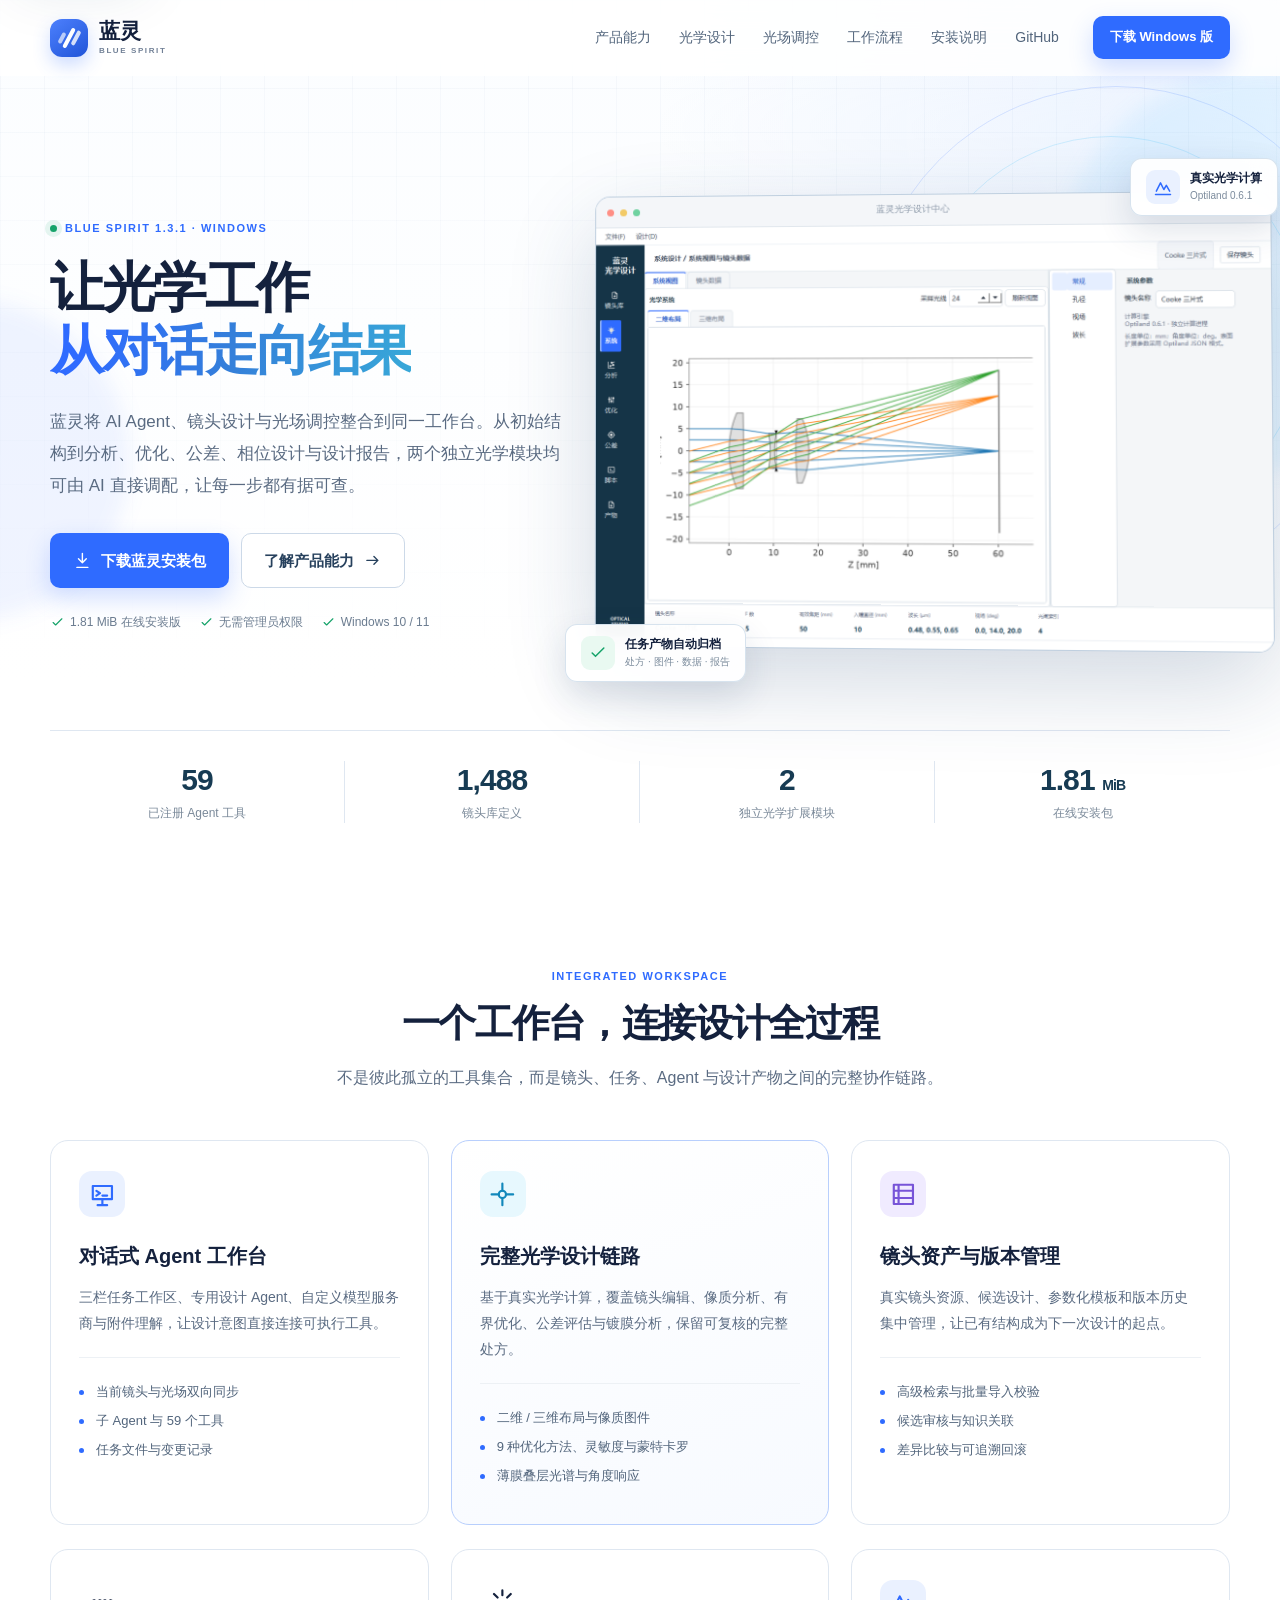
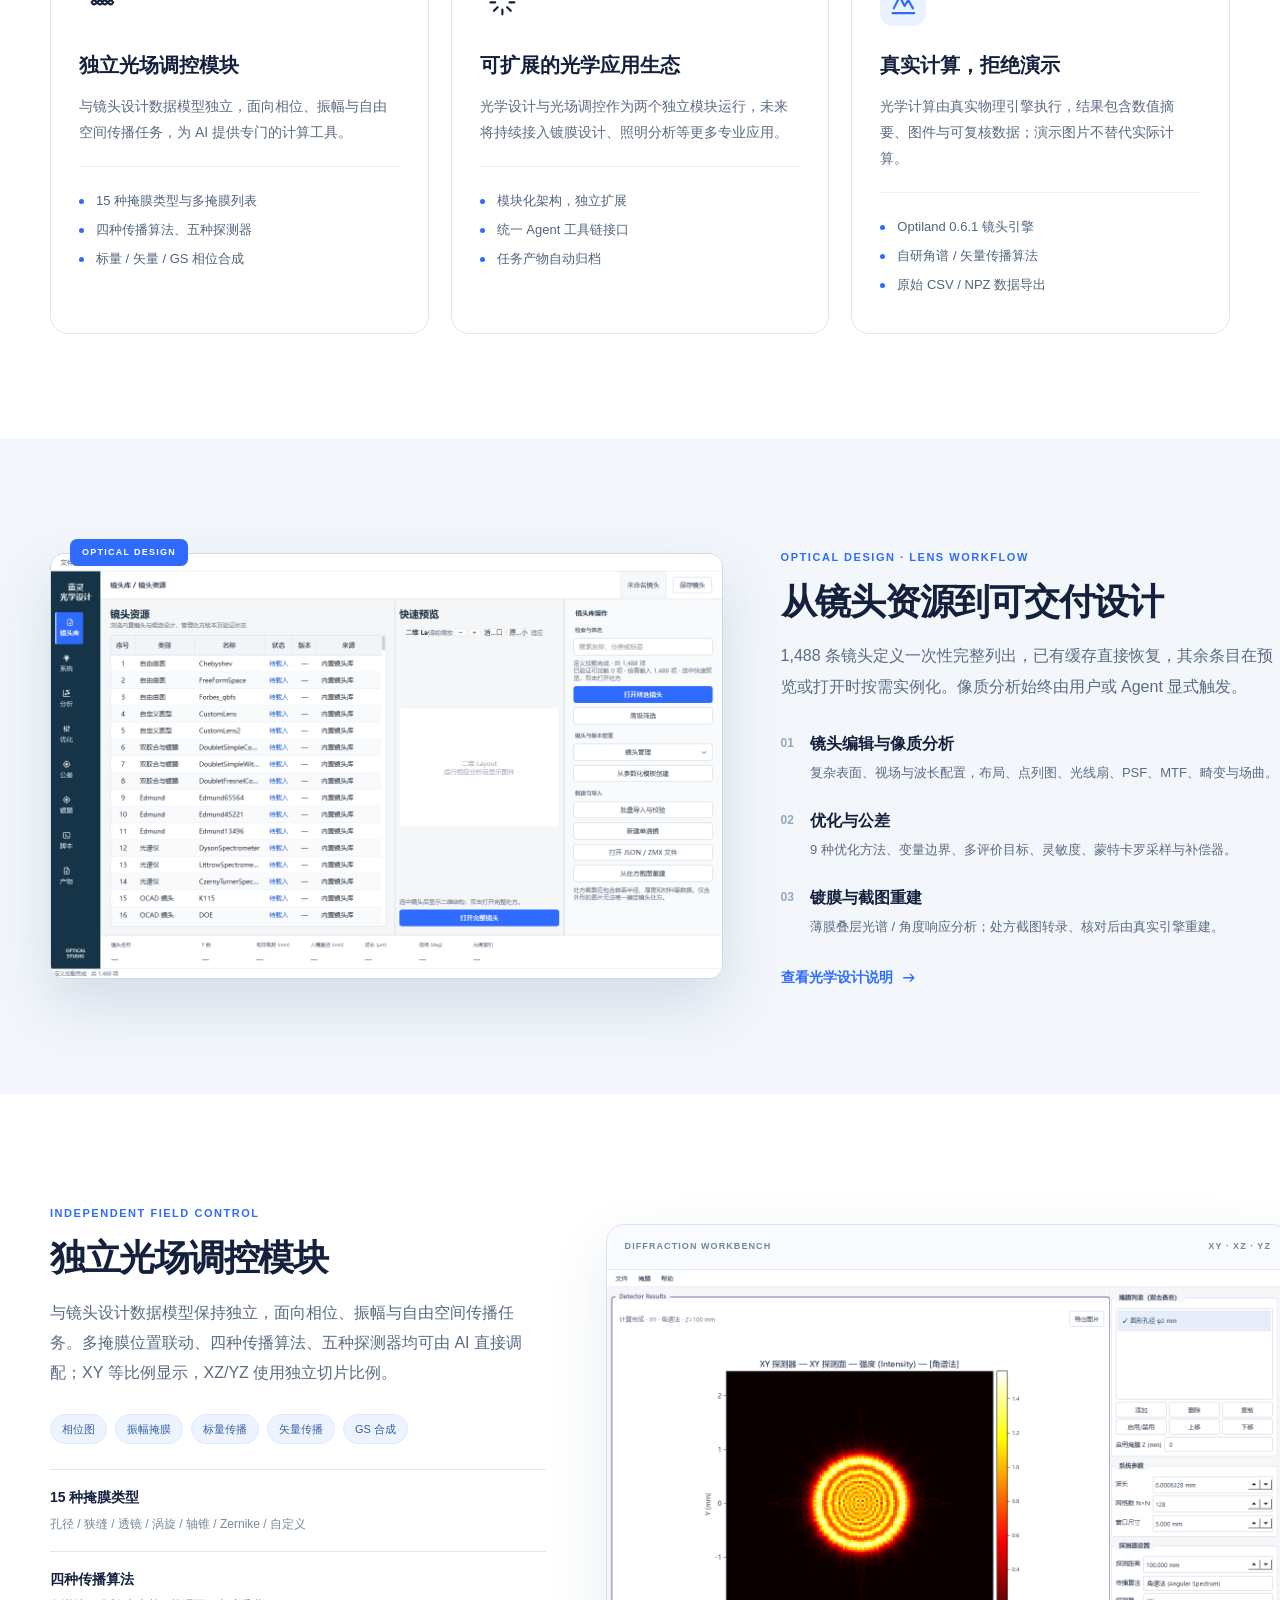
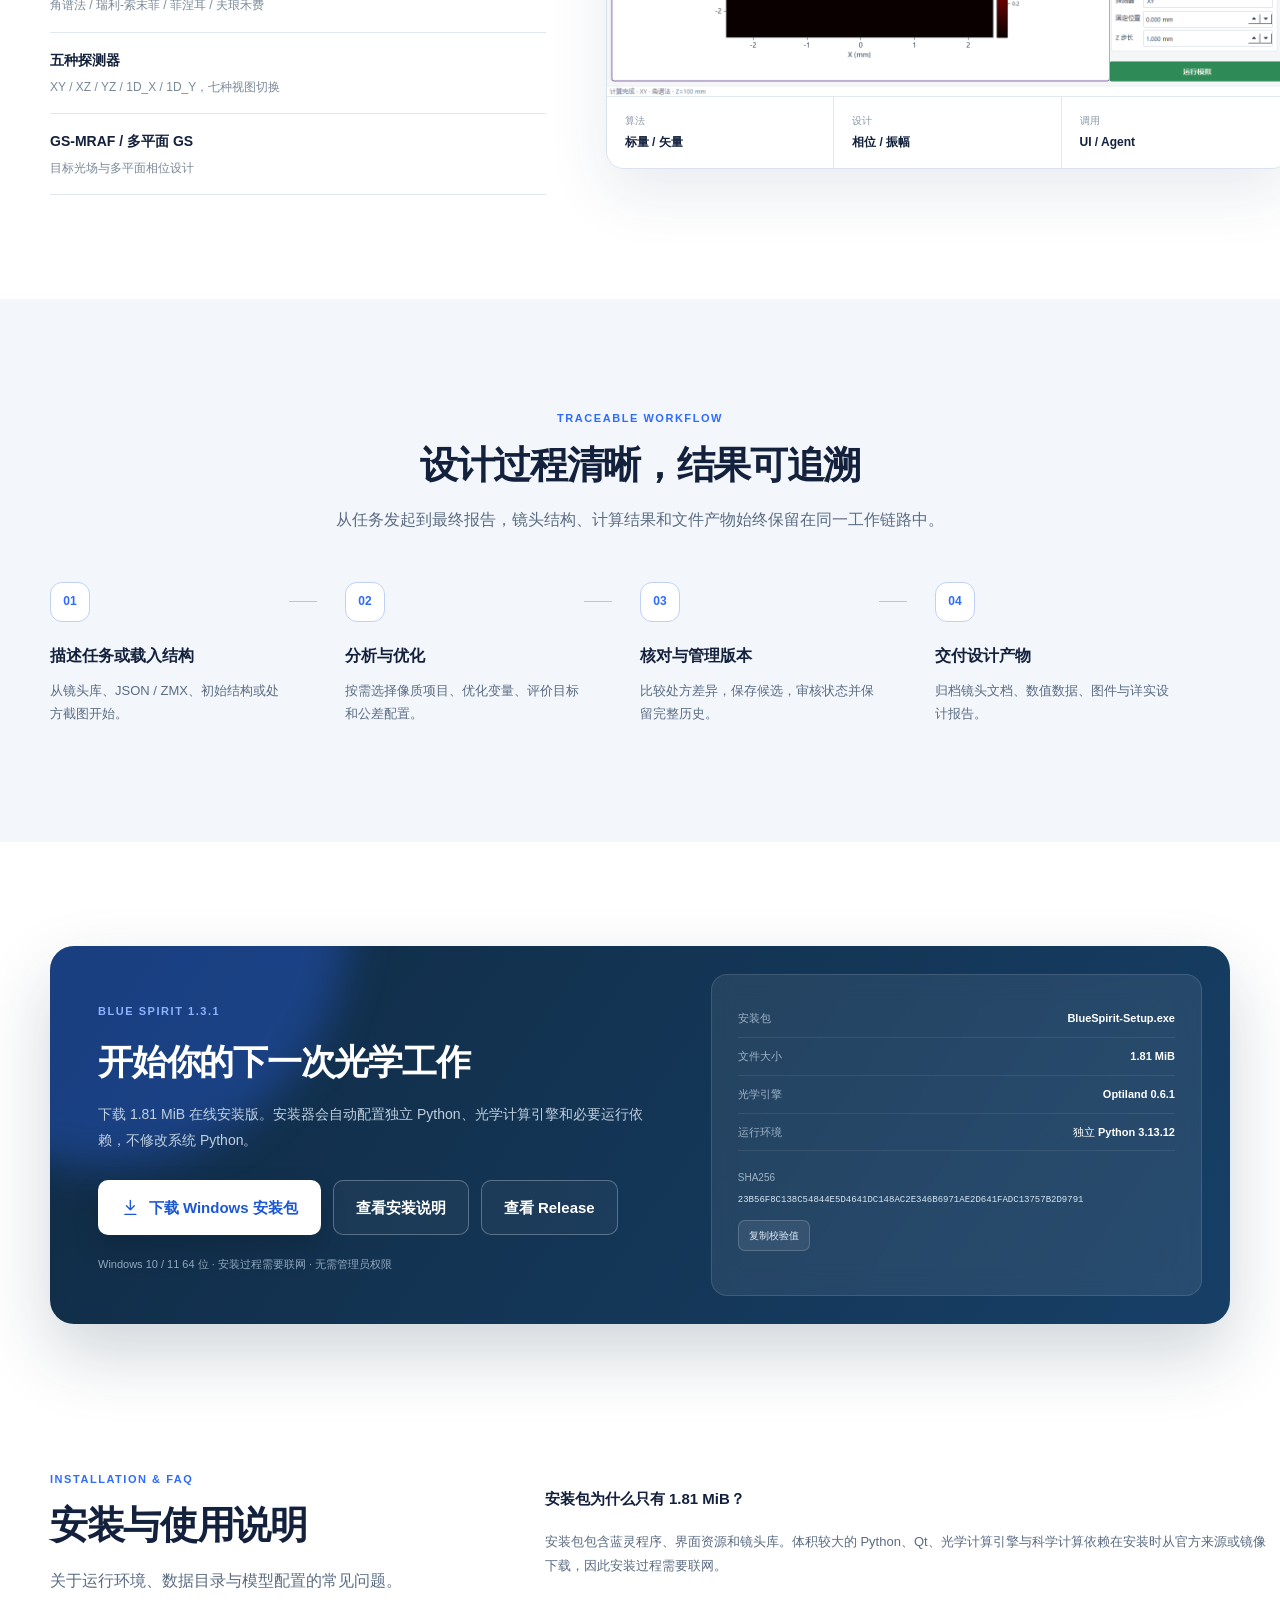
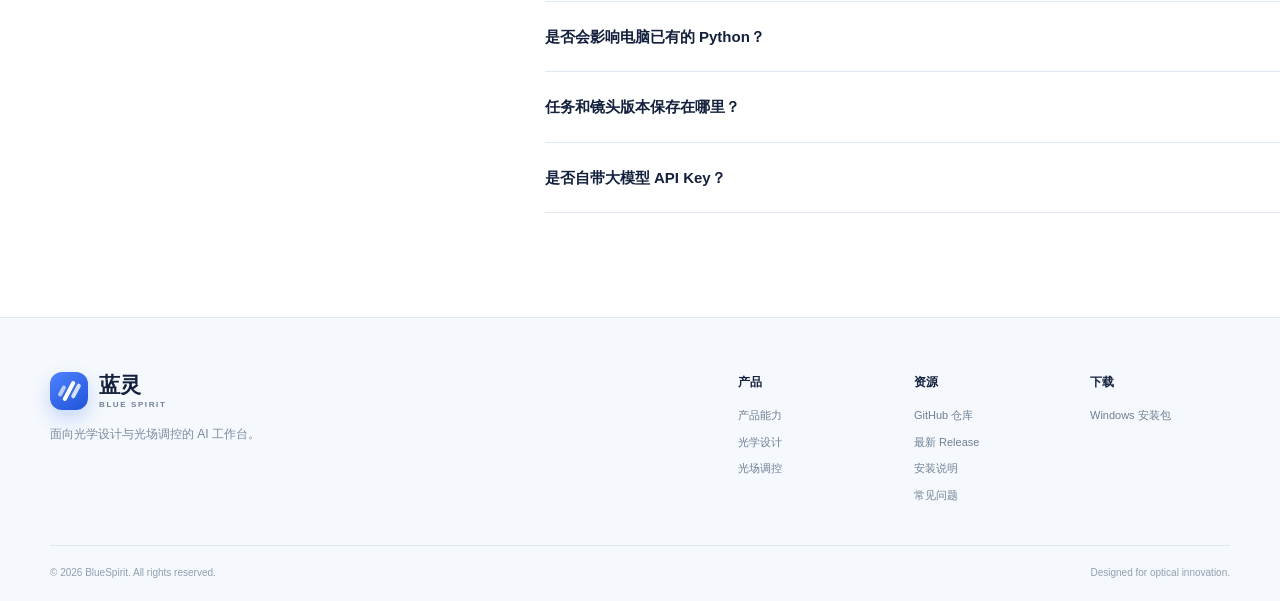
<file: docs/index.html>
<!doctype html>
<html lang="zh-CN">
<head>
  <meta charset="utf-8">
  <meta name="viewport" content="width=device-width, initial-scale=1">
  <meta name="description" content="蓝灵 BlueSpirit 是面向 Windows 的 AI 光学工作台，集成镜头设计、光场调控与专用设计 Agent，覆盖从结构到分析、优化与交付的完整链路。">
  <meta name="theme-color" content="#2f6bff">
  <meta property="og:title" content="蓝灵 BlueSpirit · AI 光学工作台">
  <meta property="og:description" content="光学设计 + 光场调控，让 AI 真正参与光学工作。下载蓝灵 Windows 在线安装版。">
  <meta property="og:image" content="images/optical-studio.png">
  <title>蓝灵 BlueSpirit · AI 光学工作台</title>
  <link rel="icon" href="images/bluespirit.ico">
  <link rel="stylesheet" href="styles.css">
</head>
<body>
  <a class="skip-link" href="#main">跳至主要内容</a>
  <header class="site-header" id="siteHeader">
    <div class="container nav-wrap">
      <a class="brand" href="#top" aria-label="蓝灵首页">
        <span class="brand-mark" aria-hidden="true"><span></span><span></span><span></span></span>
        <span class="brand-name">蓝灵 <small>BLUE SPIRIT</small></span>
      </a>
      <button class="menu-toggle" id="menuToggle" aria-label="打开导航菜单" aria-expanded="false" aria-controls="navLinks">
        <span></span><span></span><span></span>
      </button>
      <nav class="nav-links" id="navLinks" aria-label="主导航">
        <a href="#features">产品能力</a>
        <a href="#optics">光学设计</a>
        <a href="#field">光场调控</a>
        <a href="#workflow">工作流程</a>
        <a href="install.html">安装说明</a>
        <a href="https://github.com/Alice-P197/BlueSpirit" target="_blank" rel="noopener">GitHub</a>
      </nav>
      <a class="button button-small button-primary nav-download" href="https://github.com/Alice-P197/BlueSpirit/releases/latest/download/BlueSpirit-Setup.exe">下载 Windows 版</a>
    </div>
  </header>

  <main id="main">
    <section class="hero" id="top">
      <div class="hero-grid" aria-hidden="true"></div>
      <div class="hero-glow hero-glow-one" aria-hidden="true"></div>
      <div class="hero-glow hero-glow-two" aria-hidden="true"></div>
      <div class="container hero-layout">
        <div class="hero-copy">
          <div class="eyebrow"><span class="status-dot"></span> BLUE SPIRIT 1.3.1 · WINDOWS</div>
          <h1>让光学工作<br><span>从对话走向结果</span></h1>
          <p class="hero-description">蓝灵将 AI Agent、镜头设计与光场调控整合到同一工作台。从初始结构到分析、优化、公差、相位设计与设计报告，两个独立光学模块均可由 AI 直接调配，让每一步都有据可查。</p>
          <div class="hero-actions">
            <a class="button button-primary button-large" href="https://github.com/Alice-P197/BlueSpirit/releases/latest/download/BlueSpirit-Setup.exe">
              <svg viewBox="0 0 24 24" aria-hidden="true"><path d="M12 3v12m0 0 5-5m-5 5-5-5M5 21h14"/></svg>
              下载蓝灵安装包
            </a>
            <a class="button button-secondary button-large" href="#features">了解产品能力<svg viewBox="0 0 24 24" aria-hidden="true"><path d="M5 12h14m-5-5 5 5-5 5"/></svg></a>
          </div>
          <div class="hero-meta">
            <span><svg viewBox="0 0 24 24" aria-hidden="true"><path d="m5 12 4 4L19 6"/></svg>1.81 MiB 在线安装版</span>
            <span><svg viewBox="0 0 24 24" aria-hidden="true"><path d="m5 12 4 4L19 6"/></svg>无需管理员权限</span>
            <span><svg viewBox="0 0 24 24" aria-hidden="true"><path d="m5 12 4 4L19 6"/></svg>Windows 10 / 11</span>
          </div>
        </div>
        <div class="hero-product">
          <div class="optical-orbit orbit-one" aria-hidden="true"></div>
          <div class="optical-orbit orbit-two" aria-hidden="true"></div>
          <div class="app-window">
            <div class="app-window-bar"><span></span><span></span><span></span><p>蓝灵光学设计中心</p></div>
            <img src="images/optical-studio.png" alt="蓝灵光学设计中心的 Cooke 三片式镜头布局、系统参数与近轴指标界面" width="1360" height="860">
          </div>
          <div class="floating-card floating-card-top">
            <span class="floating-icon"><svg viewBox="0 0 24 24" aria-hidden="true"><path d="M4 17 9 7l4 8 3-5 4 7M3 21h18"/></svg></span>
            <div><strong>真实光学计算</strong><small>Optiland 0.6.1</small></div>
          </div>
          <div class="floating-card floating-card-bottom">
            <span class="floating-icon green"><svg viewBox="0 0 24 24" aria-hidden="true"><path d="m5 12 4 4L19 6"/></svg></span>
            <div><strong>任务产物自动归档</strong><small>处方 · 图件 · 数据 · 报告</small></div>
          </div>
        </div>
      </div>
      <div class="container hero-stats" aria-label="产品数据">
        <div><strong>59</strong><span>已注册 Agent 工具</span></div>
        <div><strong>1,488</strong><span>镜头库定义</span></div>
        <div><strong>2</strong><span>独立光学扩展模块</span></div>
        <div><strong>1.81 <small>MiB</small></strong><span>在线安装包</span></div>
      </div>
    </section>

    <section class="section" id="features">
      <div class="container">
        <div class="section-heading centered">
          <div class="eyebrow">INTEGRATED WORKSPACE</div>
          <h2>一个工作台，连接设计全过程</h2>
          <p>不是彼此孤立的工具集合，而是镜头、任务、Agent 与设计产物之间的完整协作链路。</p>
        </div>
        <div class="feature-grid">
          <article class="feature-card">
            <div class="feature-icon blue"><svg viewBox="0 0 24 24" aria-hidden="true"><path d="M4 5h16v11H4zM8 21h8M12 16v5M7 9l3 2-3 2M12 13h4"/></svg></div>
            <h3>对话式 Agent 工作台</h3>
            <p>三栏任务工作区、专用设计 Agent、自定义模型服务商与附件理解，让设计意图直接连接可执行工具。</p>
            <ul><li>当前镜头与光场双向同步</li><li>子 Agent 与 59 个工具</li><li>任务文件与变更记录</li></ul>
          </article>
          <article class="feature-card featured">
            <div class="feature-icon cyan"><svg viewBox="0 0 24 24" aria-hidden="true"><circle cx="12" cy="12" r="3"/><path d="M3 12h6m6 0h6M12 3v6m0 6v6"/></svg></div>
            <h3>完整光学设计链路</h3>
            <p>基于真实光学计算，覆盖镜头编辑、像质分析、有界优化、公差评估与镀膜分析，保留可复核的完整处方。</p>
            <ul><li>二维 / 三维布局与像质图件</li><li>9 种优化方法、灵敏度与蒙特卡罗</li><li>薄膜叠层光谱与角度响应</li></ul>
          </article>
          <article class="feature-card">
            <div class="feature-icon violet"><svg viewBox="0 0 24 24" aria-hidden="true"><path d="M4 4h16v16H4zM8 4v16M4 9h16M4 15h16"/></svg></div>
            <h3>镜头资产与版本管理</h3>
            <p>真实镜头资源、候选设计、参数化模板和版本历史集中管理，让已有结构成为下一次设计的起点。</p>
            <ul><li>高级检索与批量导入校验</li><li>候选审核与知识关联</li><li>差异比较与可追溯回滚</li></ul>
          </article>
        </div>
        <div class="feature-grid" style="margin-top:24px">
          <article class="feature-card">
            <div class="feature-icon green"><svg viewBox="0 0 24 24" aria-hidden="true"><path d="M3 12c3-6 6 6 9 0s6 6 9 0M3 12c3 6 6-6 9 0s6-6 9 0"/></svg></div>
            <h3>独立光场调控模块</h3>
            <p>与镜头设计数据模型独立，面向相位、振幅与自由空间传播任务，为 AI 提供专门的计算工具。</p>
            <ul><li>15 种掩膜类型与多掩膜列表</li><li>四种传播算法、五种探测器</li><li>标量 / 矢量 / GS 相位合成</li></ul>
          </article>
          <article class="feature-card">
            <div class="feature-icon orange"><svg viewBox="0 0 24 24" aria-hidden="true"><path d="M12 2v4m0 12v4M2 12h4m12 0h4M5 5l3 3m8 8 3 3M5 19l3-3m8-8 3-3"/></svg></div>
            <h3>可扩展的光学应用生态</h3>
            <p>光学设计与光场调控作为两个独立模块运行，未来将持续接入镀膜设计、照明分析等更多专业应用。</p>
            <ul><li>模块化架构，独立扩展</li><li>统一 Agent 工具链接口</li><li>任务产物自动归档</li></ul>
          </article>
          <article class="feature-card">
            <div class="feature-icon blue"><svg viewBox="0 0 24 24" aria-hidden="true"><path d="M4 17 9 7l4 8 3-5 4 7M3 21h18"/></svg></div>
            <h3>真实计算，拒绝演示</h3>
            <p>光学计算由真实物理引擎执行，结果包含数值摘要、图件与可复核数据；演示图片不替代实际计算。</p>
            <ul><li>Optiland 0.6.1 镜头引擎</li><li>自研角谱 / 矢量传播算法</li><li>原始 CSV / NPZ 数据导出</li></ul>
          </article>
        </div>
      </div>
    </section>

    <section class="section section-tinted" id="optics">
      <div class="container showcase-layout">
        <div class="showcase-media">
          <div class="section-label">OPTICAL DESIGN</div>
          <img src="images/lens-library.png" alt="蓝灵镜头资源库，展示镜头分类、状态、版本、来源和管理操作" width="1360" height="860" loading="lazy">
        </div>
        <div class="showcase-copy">
          <div class="eyebrow">OPTICAL DESIGN · LENS WORKFLOW</div>
          <h2>从镜头资源到可交付设计</h2>
          <p>1,488 条镜头定义一次性完整列出，已有缓存直接恢复，其余条目在预览或打开时按需实例化。像质分析始终由用户或 Agent 显式触发。</p>
          <div class="capability-list">
            <div><span>01</span><div><h3>镜头编辑与像质分析</h3><p>复杂表面、视场与波长配置，布局、点列图、光线扇、PSF、MTF、畸变与场曲。</p></div></div>
            <div><span>02</span><div><h3>优化与公差</h3><p>9 种优化方法、变量边界、多评价目标、灵敏度、蒙特卡罗采样与补偿器。</p></div></div>
            <div><span>03</span><div><h3>镀膜与截图重建</h3><p>薄膜叠层光谱 / 角度响应分析；处方截图转录、核对后由真实引擎重建。</p></div></div>
          </div>
          <a class="text-link" href="https://github.com/Alice-P197/BlueSpirit#光学设计" target="_blank" rel="noopener">查看光学设计说明<svg viewBox="0 0 24 24" aria-hidden="true"><path d="M5 12h14m-5-5 5 5-5 5"/></svg></a>
        </div>
      </div>
    </section>

    <section class="section field-section" id="field">
      <div class="container field-layout">
        <div class="field-copy">
          <div class="eyebrow">INDEPENDENT FIELD CONTROL</div>
          <h2>独立光场调控模块</h2>
          <p>与镜头设计数据模型保持独立，面向相位、振幅与自由空间传播任务。多掩膜位置联动、四种传播算法、五种探测器均可由 AI 直接调配；XY 等比例显示，XZ/YZ 使用独立切片比例。</p>
          <div class="field-tags"><span>相位图</span><span>振幅掩膜</span><span>标量传播</span><span>矢量传播</span><span>GS 合成</span></div>
          <div class="field-features">
            <div><strong>15 种掩膜类型</strong><small>孔径 / 狭缝 / 透镜 / 涡旋 / 轴锥 / Zernike / 自定义</small></div>
            <div><strong>四种传播算法</strong><small>角谱法 / 瑞利-索末菲 / 菲涅耳 / 夫琅禾费</small></div>
            <div><strong>五种探测器</strong><small>XY / XZ / YZ / 1D_X / 1D_Y，七种视图切换</small></div>
            <div><strong>GS-MRAF / 多平面 GS</strong><small>目标光场与多平面相位设计</small></div>
          </div>
        </div>
        <div class="wave-visual" aria-label="蓝灵光场调控真实界面">
          <div class="wave-toolbar"><span>DIFFRACTION WORKBENCH</span><span>XY · XZ · YZ</span></div>
          <img src="images/field-control.png" alt="蓝灵衍射计算工作台，左侧为 Detector Results，右侧为掩膜、系统参数与探测器设置" width="1440" height="900" loading="lazy">
          <div class="wave-metrics"><div><span>算法</span><strong>标量 / 矢量</strong></div><div><span>设计</span><strong>相位 / 振幅</strong></div><div><span>调用</span><strong>UI / Agent</strong></div></div>
        </div>
      </div>
    </section>

    <section class="section section-tinted" id="workflow">
      <div class="container">
        <div class="section-heading centered">
          <div class="eyebrow">TRACEABLE WORKFLOW</div>
          <h2>设计过程清晰，结果可追溯</h2>
          <p>从任务发起到最终报告，镜头结构、计算结果和文件产物始终保留在同一工作链路中。</p>
        </div>
        <div class="workflow-grid">
          <article><span class="step-number">01</span><h3>描述任务或载入结构</h3><p>从镜头库、JSON / ZMX、初始结构或处方截图开始。</p></article>
          <article><span class="step-number">02</span><h3>分析与优化</h3><p>按需选择像质项目、优化变量、评价目标和公差配置。</p></article>
          <article><span class="step-number">03</span><h3>核对与管理版本</h3><p>比较处方差异，保存候选，审核状态并保留完整历史。</p></article>
          <article><span class="step-number">04</span><h3>交付设计产物</h3><p>归档镜头文档、数值数据、图件与详实设计报告。</p></article>
        </div>
      </div>
    </section>

    <section class="section download-section" id="download">
      <div class="container">
        <div class="download-card">
          <div class="download-glow" aria-hidden="true"></div>
          <div class="download-copy">
            <div class="eyebrow light">BLUE SPIRIT 1.3.1</div>
            <h2>开始你的下一次光学工作</h2>
            <p>下载 1.81 MiB 在线安装版。安装器会自动配置独立 Python、光学计算引擎和必要运行依赖，不修改系统 Python。</p>
            <div class="hero-actions">
              <a class="button button-white button-large" href="https://github.com/Alice-P197/BlueSpirit/releases/latest/download/BlueSpirit-Setup.exe"><svg viewBox="0 0 24 24" aria-hidden="true"><path d="M12 3v12m0 0 5-5m-5 5-5-5M5 21h14"/></svg>下载 Windows 安装包</a>
              <a class="button button-dark-outline button-large" href="install.html">查看安装说明</a>
              <a class="button button-dark-outline button-large" href="https://github.com/Alice-P197/BlueSpirit/releases/tag/v1.3.1" target="_blank" rel="noopener">查看 Release</a>
            </div>
            <small class="download-note">Windows 10 / 11 64 位 · 安装过程需要联网 · 无需管理员权限</small>
          </div>
          <div class="download-details">
            <div class="detail-row"><span>安装包</span><strong>BlueSpirit-Setup.exe</strong></div>
            <div class="detail-row"><span>文件大小</span><strong>1.81 MiB</strong></div>
            <div class="detail-row"><span>光学引擎</span><strong>Optiland 0.6.1</strong></div>
            <div class="detail-row"><span>运行环境</span><strong>独立 Python 3.13.12</strong></div>
            <div class="hash-block">
              <span>SHA256</span>
              <code id="sha256">23B56F8C138C54844E5D4641DC148AC2E346B6971AE2D641FADC13757B2D9791</code>
              <button class="copy-button" type="button" data-copy="23B56F8C138C54844E5D4641DC148AC2E346B6971AE2D641FADC13757B2D9791">复制校验值</button>
            </div>
          </div>
        </div>
      </div>
    </section>

    <section class="section faq-section" id="faq">
      <div class="container faq-layout">
        <div class="section-heading"><div class="eyebrow">INSTALLATION & FAQ</div><h2>安装与使用说明</h2><p>关于运行环境、数据目录与模型配置的常见问题。</p></div>
        <div class="faq-list">
          <details open><summary>安装包为什么只有 1.81 MiB？</summary><p>安装包包含蓝灵程序、界面资源和镜头库。体积较大的 Python、Qt、光学计算引擎与科学计算依赖在安装时从官方来源或镜像下载，因此安装过程需要联网。</p></details>
          <details><summary>是否会影响电脑已有的 Python？</summary><p>不会。蓝灵使用应用目录中的独立 Python，默认安装到当前用户目录，无需管理员权限，也不修改系统 Python 配置。</p></details>
          <details><summary>任务和镜头版本保存在哪里？</summary><p>用户任务与配置默认保存在 %APPDATA%\BlueSpirit，程序安装在 %LOCALAPPDATA%\BlueSpirit。卸载不会主动删除用户任务、报告与镜头版本数据。</p></details>
          <details><summary>是否自带大模型 API Key？</summary><p>不自带。蓝灵支持自定义 OpenAI 兼容服务商，API Key 由用户在本机设置。没有 API Key 时，基础界面和本地光学计算仍可使用。</p></details>
        </div>
      </div>
    </section>
  </main>

  <footer class="site-footer">
    <div class="container footer-main">
      <div><a class="brand footer-brand" href="#top"><span class="brand-mark" aria-hidden="true"><span></span><span></span><span></span></span><span class="brand-name">蓝灵 <small>BLUE SPIRIT</small></span></a><p>面向光学设计与光场调控的 AI 工作台。</p></div>
      <div class="footer-links"><div><strong>产品</strong><a href="#features">产品能力</a><a href="#optics">光学设计</a><a href="#field">光场调控</a></div><div><strong>资源</strong><a href="https://github.com/Alice-P197/BlueSpirit" target="_blank" rel="noopener">GitHub 仓库</a><a href="https://github.com/Alice-P197/BlueSpirit/releases/latest" target="_blank" rel="noopener">最新 Release</a><a href="install.html">安装说明</a><a href="#faq">常见问题</a></div><div><strong>下载</strong><a href="https://github.com/Alice-P197/BlueSpirit/releases/latest/download/BlueSpirit-Setup.exe">Windows 安装包</a></div></div>
    </div>
    <div class="container footer-bottom"><span>© 2026 BlueSpirit. All rights reserved.</span><span>Designed for optical innovation.</span></div>
  </footer>
  <script src="script.js"></script>
</body>
</html>
</file>
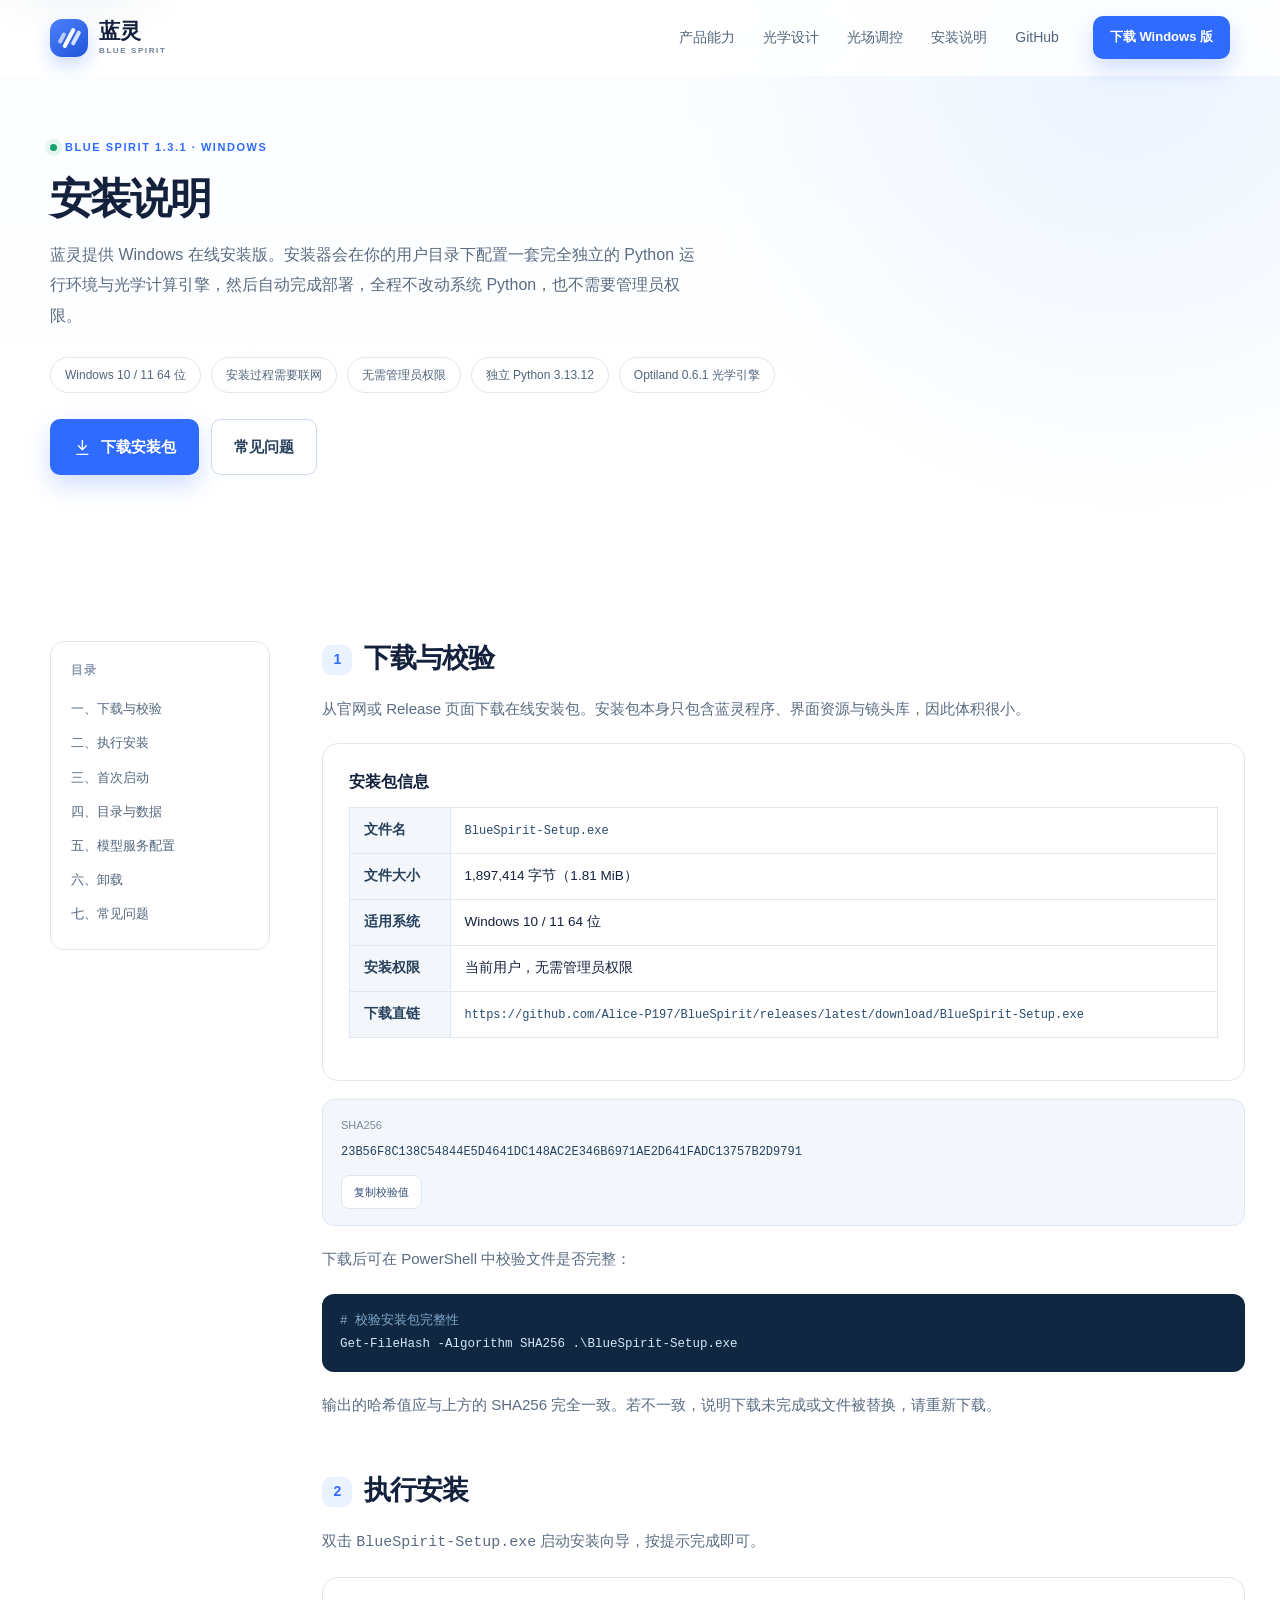
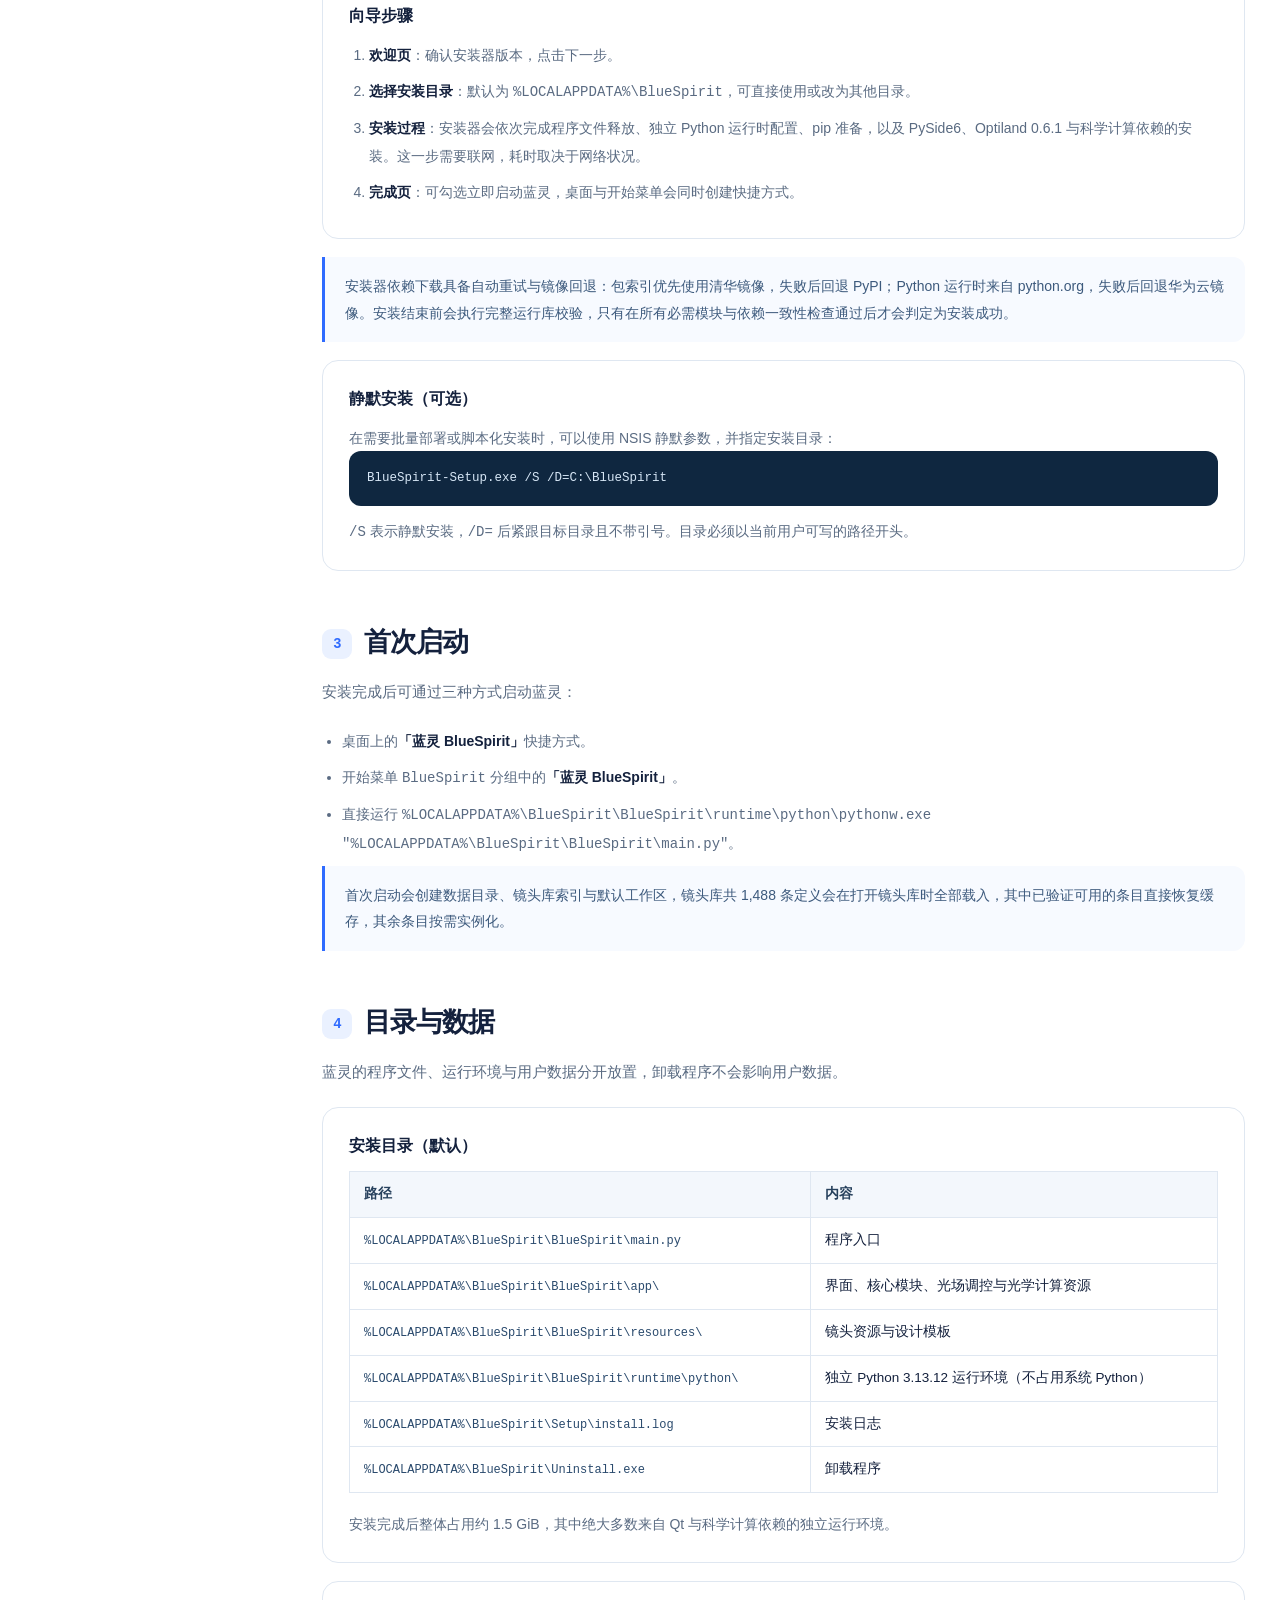
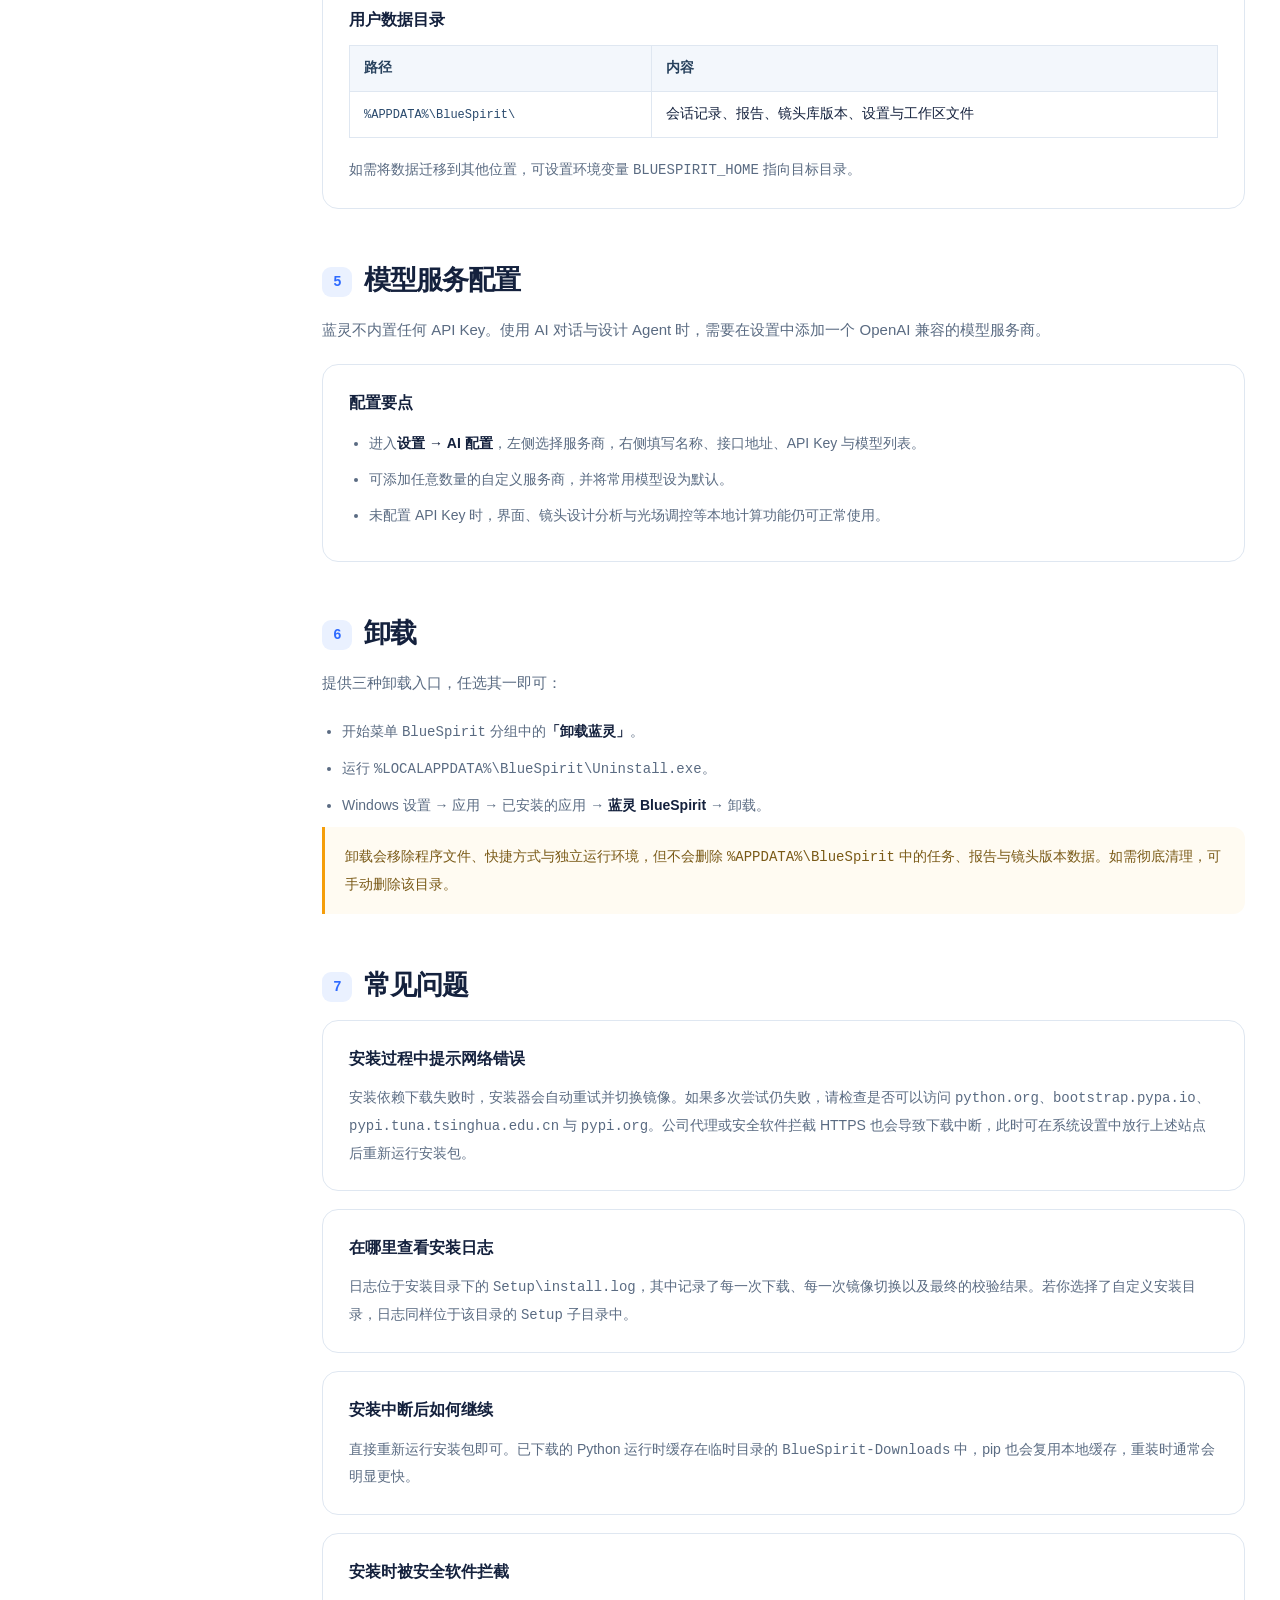
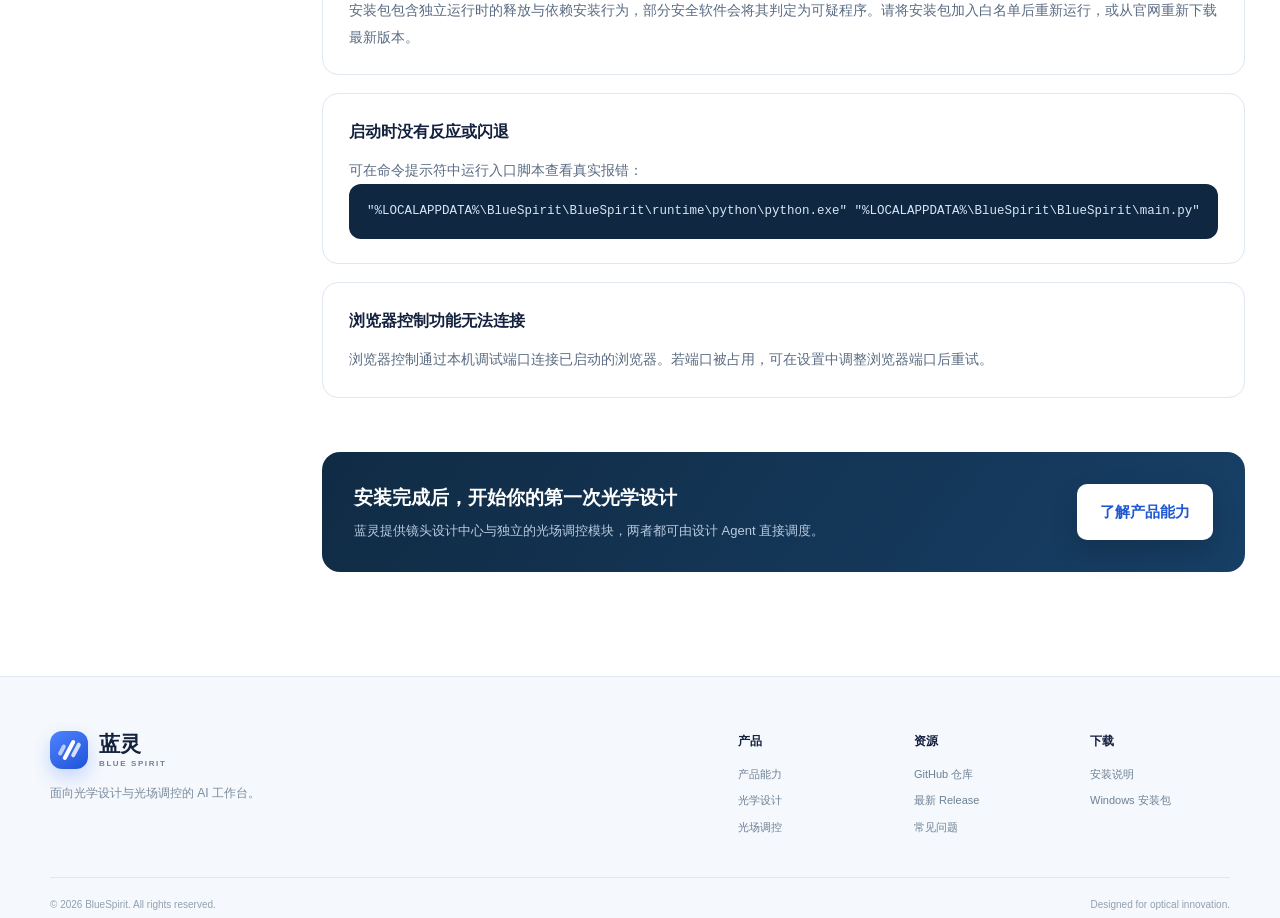
<file: docs/install.html>
<!doctype html>
<html lang="zh-CN">
<head>
  <meta charset="utf-8">
  <meta name="viewport" content="width=device-width, initial-scale=1">
  <meta name="description" content="蓝灵 BlueSpirit 安装说明：Windows 在线安装版下载校验、安装步骤、目录结构、数据位置、卸载方式与常见网络问题排查。">
  <meta name="theme-color" content="#2f6bff">
  <title>安装说明 · 蓝灵 BlueSpirit</title>
  <link rel="icon" href="images/bluespirit.ico">
  <link rel="stylesheet" href="styles.css">
  <style>
    .guide-hero{padding:132px 0 62px;background:radial-gradient(circle at 88% 12%,#edf4ff 0,transparent 38%),linear-gradient(180deg,#fbfdff 0,#fff 82%)}
    .guide-hero h1{font-size:42px;margin-bottom:16px}
    .guide-hero p{color:var(--muted);font-size:16px;line-height:1.9;max-width:660px;margin-bottom:26px}
    .guide-badges{display:flex;gap:10px;flex-wrap:wrap}
    .guide-badges span{background:#fff;border:1px solid var(--border);border-radius:99px;padding:7px 14px;font-size:12px;color:#52657c}
    .guide-layout{display:grid;grid-template-columns:220px 1fr;gap:52px;align-items:start}
    .guide-toc{position:sticky;top:100px;border:1px solid var(--border);border-radius:14px;padding:18px 20px;background:#fff}
    .guide-toc strong{display:block;font-size:12px;letter-spacing:.12em;color:#8a97ad;margin-bottom:12px}
    .guide-toc a{display:block;font-size:13px;color:#52657c;padding:6px 0;transition:.2s}
    .guide-toc a:hover{color:var(--primary)}
    .guide-step{margin-bottom:54px;scroll-margin-top:96px}
    .guide-step h2{font-size:27px;margin-bottom:18px}
    .guide-step h2 span{display:inline-grid;place-items:center;width:30px;height:30px;border-radius:9px;background:#eaf1ff;color:var(--primary);font-size:14px;margin-right:12px;vertical-align:3px}
    .guide-step>p{color:var(--muted);font-size:15px;line-height:1.95;margin-bottom:20px}
    .guide-card{background:#fff;border:1px solid var(--border);border-radius:16px;padding:24px 26px;margin-bottom:18px}
    .guide-card h3{font-size:16px;margin-bottom:12px}
    .guide-card p{font-size:14px;color:var(--muted);line-height:1.9;margin-bottom:0}
    .guide-card p+p{margin-top:10px}
    .guide-list{margin:0;padding-left:20px;color:var(--muted);font-size:14px;line-height:2}
    .guide-list li{margin-bottom:8px}
    .guide-list strong{color:var(--text)}
    .guide-code{background:#0f2740;color:#d6e6f5;border-radius:12px;padding:16px 18px;font-family:Consolas,monospace;font-size:12.5px;line-height:1.85;overflow-x:auto;white-space:pre;margin:0 0 18px}
    .guide-code .cm{color:#7fa8cc}
    .guide-table{width:100%;border-collapse:collapse;font-size:13.5px;margin-bottom:18px}
    .guide-table th,.guide-table td{border:1px solid var(--border);padding:11px 14px;text-align:left;vertical-align:top}
    .guide-table th{background:var(--tinted);font-weight:650;color:#27415d;white-space:nowrap}
    .guide-table td code{font-family:Consolas,monospace;font-size:12px;color:#2a4a6d;word-break:break-all}
    .guide-note{border-left:3px solid var(--primary);background:#f7faff;border-radius:0 12px 12px 0;padding:16px 20px;margin-bottom:18px;font-size:14px;color:#3d5a7d;line-height:1.9}
    .guide-note.warn{border-left-color:#f59e0b;background:#fffbf2;color:#7a5a17}
    .guide-hash{background:var(--tinted);border:1px solid var(--border);border-radius:12px;padding:16px 18px;margin-bottom:18px}
    .guide-hash span{display:block;font-size:11px;color:#7a8999;margin-bottom:8px}
    .guide-hash code{display:block;font-family:Consolas,monospace;font-size:12px;color:#27415d;word-break:break-all;user-select:all}
    .guide-hash button{margin-top:12px;border:1px solid var(--border);border-radius:8px;background:#fff;color:#35507a;font-size:11px;padding:7px 12px;cursor:pointer}
    .guide-hash button:hover{border-color:#b7cbe3;color:var(--primary)}
    .guide-actions{display:flex;gap:12px;flex-wrap:wrap;margin-top:26px}
    .guide-next{background:linear-gradient(125deg,#102b44,#173f66);border-radius:18px;color:#fff;padding:30px 32px;display:flex;justify-content:space-between;align-items:center;gap:24px;flex-wrap:wrap}
    .guide-next h3{font-size:19px;margin-bottom:6px}
    .guide-next p{color:#b9cbe0;font-size:13px;margin-bottom:0}
    @media(max-width:900px){.guide-layout{grid-template-columns:1fr;gap:26px}.guide-toc{position:static}.guide-hero{padding-top:118px}.guide-hero h1{font-size:32px}}
  </style>
</head>
<body>
  <a class="skip-link" href="#main">跳至主要内容</a>
  <header class="site-header" id="siteHeader">
    <div class="container nav-wrap">
      <a class="brand" href="index.html" aria-label="蓝灵首页">
        <span class="brand-mark" aria-hidden="true"><span></span><span></span><span></span></span>
        <span class="brand-name">蓝灵 <small>BLUE SPIRIT</small></span>
      </a>
      <button class="menu-toggle" id="menuToggle" aria-label="打开导航菜单" aria-expanded="false" aria-controls="navLinks">
        <span></span><span></span><span></span>
      </button>
      <nav class="nav-links" id="navLinks" aria-label="主导航">
        <a href="index.html#features">产品能力</a>
        <a href="index.html#optics">光学设计</a>
        <a href="index.html#field">光场调控</a>
        <a href="install.html">安装说明</a>
        <a href="https://github.com/Alice-P197/BlueSpirit" target="_blank" rel="noopener">GitHub</a>
      </nav>
      <a class="button button-small button-primary nav-download" href="https://github.com/Alice-P197/BlueSpirit/releases/latest/download/BlueSpirit-Setup.exe">下载 Windows 版</a>
    </div>
  </header>

  <main id="main">
    <section class="guide-hero">
      <div class="container">
        <div class="eyebrow"><span class="status-dot"></span> BLUE SPIRIT 1.3.1 · WINDOWS</div>
        <h1>安装说明</h1>
        <p>蓝灵提供 Windows 在线安装版。安装器会在你的用户目录下配置一套完全独立的 Python 运行环境与光学计算引擎，然后自动完成部署，全程不改动系统 Python，也不需要管理员权限。</p>
        <div class="guide-badges">
          <span>Windows 10 / 11 64 位</span>
          <span>安装过程需要联网</span>
          <span>无需管理员权限</span>
          <span>独立 Python 3.13.12</span>
          <span>Optiland 0.6.1 光学引擎</span>
        </div>
        <div class="guide-actions">
          <a class="button button-primary button-large" href="https://github.com/Alice-P197/BlueSpirit/releases/latest/download/BlueSpirit-Setup.exe">
            <svg viewBox="0 0 24 24" aria-hidden="true"><path d="M12 3v12m0 0 5-5m-5 5-5-5M5 21h14"/></svg>
            下载安装包
          </a>
          <a class="button button-secondary button-large" href="index.html#faq">常见问题</a>
        </div>
      </div>
    </section>

    <section class="section">
      <div class="container guide-layout">
        <nav class="guide-toc" aria-label="目录">
          <strong>目录</strong>
          <a href="#download">一、下载与校验</a>
          <a href="#install">二、执行安装</a>
          <a href="#first-run">三、首次启动</a>
          <a href="#layout">四、目录与数据</a>
          <a href="#model">五、模型服务配置</a>
          <a href="#uninstall">六、卸载</a>
          <a href="#troubleshoot">七、常见问题</a>
        </nav>

        <div>
          <section class="guide-step" id="download">
            <h2><span>1</span>下载与校验</h2>
            <p>从官网或 Release 页面下载在线安装包。安装包本身只包含蓝灵程序、界面资源与镜头库，因此体积很小。</p>
            <div class="guide-card">
              <h3>安装包信息</h3>
              <table class="guide-table">
                <tr><th>文件名</th><td><code>BlueSpirit-Setup.exe</code></td></tr>
                <tr><th>文件大小</th><td>1,897,414 字节（1.81 MiB）</td></tr>
                <tr><th>适用系统</th><td>Windows 10 / 11 64 位</td></tr>
                <tr><th>安装权限</th><td>当前用户，无需管理员权限</td></tr>
                <tr><th>下载直链</th><td><code>https://github.com/Alice-P197/BlueSpirit/releases/latest/download/BlueSpirit-Setup.exe</code></td></tr>
              </table>
            </div>
            <div class="guide-hash">
              <span>SHA256</span>
              <code id="sha256">23B56F8C138C54844E5D4641DC148AC2E346B6971AE2D641FADC13757B2D9791</code>
              <button class="copy-button" type="button" data-copy="23B56F8C138C54844E5D4641DC148AC2E346B6971AE2D641FADC13757B2D9791">复制校验值</button>
            </div>
            <p>下载后可在 PowerShell 中校验文件是否完整：</p>
            <pre class="guide-code"><span class="cm"># 校验安装包完整性</span>
Get-FileHash -Algorithm SHA256 .\BlueSpirit-Setup.exe</pre>
            <p>输出的哈希值应与上方的 SHA256 完全一致。若不一致，说明下载未完成或文件被替换，请重新下载。</p>
          </section>

          <section class="guide-step" id="install">
            <h2><span>2</span>执行安装</h2>
            <p>双击 <code>BlueSpirit-Setup.exe</code> 启动安装向导，按提示完成即可。</p>
            <div class="guide-card">
              <h3>向导步骤</h3>
              <ol class="guide-list">
                <li><strong>欢迎页</strong>：确认安装器版本，点击下一步。</li>
                <li><strong>选择安装目录</strong>：默认为 <code>%LOCALAPPDATA%\BlueSpirit</code>，可直接使用或改为其他目录。</li>
                <li><strong>安装过程</strong>：安装器会依次完成程序文件释放、独立 Python 运行时配置、pip 准备，以及 PySide6、Optiland 0.6.1 与科学计算依赖的安装。这一步需要联网，耗时取决于网络状况。</li>
                <li><strong>完成页</strong>：可勾选立即启动蓝灵，桌面与开始菜单会同时创建快捷方式。</li>
              </ol>
            </div>
            <div class="guide-note">
              安装器依赖下载具备自动重试与镜像回退：包索引优先使用清华镜像，失败后回退 PyPI；Python 运行时来自 python.org，失败后回退华为云镜像。安装结束前会执行完整运行库校验，只有在所有必需模块与依赖一致性检查通过后才会判定为安装成功。
            </div>
            <div class="guide-card">
              <h3>静默安装（可选）</h3>
              <p>在需要批量部署或脚本化安装时，可以使用 NSIS 静默参数，并指定安装目录：</p>
              <pre class="guide-code" style="margin-bottom:12px">BlueSpirit-Setup.exe /S /D=C:\BlueSpirit</pre>
              <p><code>/S</code> 表示静默安装，<code>/D=</code> 后紧跟目标目录且不带引号。目录必须以当前用户可写的路径开头。</p>
            </div>
          </section>

          <section class="guide-step" id="first-run">
            <h2><span>3</span>首次启动</h2>
            <p>安装完成后可通过三种方式启动蓝灵：</p>
            <ul class="guide-list">
              <li>桌面上的<strong>「蓝灵 BlueSpirit」</strong>快捷方式。</li>
              <li>开始菜单 <code>BlueSpirit</code> 分组中的<strong>「蓝灵 BlueSpirit」</strong>。</li>
              <li>直接运行 <code>%LOCALAPPDATA%\BlueSpirit\BlueSpirit\runtime\python\pythonw.exe "%LOCALAPPDATA%\BlueSpirit\BlueSpirit\main.py"</code>。</li>
            </ul>
            <div class="guide-note">
              首次启动会创建数据目录、镜头库索引与默认工作区，镜头库共 1,488 条定义会在打开镜头库时全部载入，其中已验证可用的条目直接恢复缓存，其余条目按需实例化。
            </div>
          </section>

          <section class="guide-step" id="layout">
            <h2><span>4</span>目录与数据</h2>
            <p>蓝灵的程序文件、运行环境与用户数据分开放置，卸载程序不会影响用户数据。</p>
            <div class="guide-card">
              <h3>安装目录（默认）</h3>
              <table class="guide-table">
                <tr><th>路径</th><th>内容</th></tr>
                <tr><td><code>%LOCALAPPDATA%\BlueSpirit\BlueSpirit\main.py</code></td><td>程序入口</td></tr>
                <tr><td><code>%LOCALAPPDATA%\BlueSpirit\BlueSpirit\app\</code></td><td>界面、核心模块、光场调控与光学计算资源</td></tr>
                <tr><td><code>%LOCALAPPDATA%\BlueSpirit\BlueSpirit\resources\</code></td><td>镜头资源与设计模板</td></tr>
                <tr><td><code>%LOCALAPPDATA%\BlueSpirit\BlueSpirit\runtime\python\</code></td><td>独立 Python 3.13.12 运行环境（不占用系统 Python）</td></tr>
                <tr><td><code>%LOCALAPPDATA%\BlueSpirit\Setup\install.log</code></td><td>安装日志</td></tr>
                <tr><td><code>%LOCALAPPDATA%\BlueSpirit\Uninstall.exe</code></td><td>卸载程序</td></tr>
              </table>
              <p>安装完成后整体占用约 1.5 GiB，其中绝大多数来自 Qt 与科学计算依赖的独立运行环境。</p>
            </div>
            <div class="guide-card">
              <h3>用户数据目录</h3>
              <table class="guide-table">
                <tr><th>路径</th><th>内容</th></tr>
                <tr><td><code>%APPDATA%\BlueSpirit\</code></td><td>会话记录、报告、镜头库版本、设置与工作区文件</td></tr>
              </table>
              <p>如需将数据迁移到其他位置，可设置环境变量 <code>BLUESPIRIT_HOME</code> 指向目标目录。</p>
            </div>
          </section>

          <section class="guide-step" id="model">
            <h2><span>5</span>模型服务配置</h2>
            <p>蓝灵不内置任何 API Key。使用 AI 对话与设计 Agent 时，需要在设置中添加一个 OpenAI 兼容的模型服务商。</p>
            <div class="guide-card">
              <h3>配置要点</h3>
              <ul class="guide-list">
                <li>进入<strong>设置 → AI 配置</strong>，左侧选择服务商，右侧填写名称、接口地址、API Key 与模型列表。</li>
                <li>可添加任意数量的自定义服务商，并将常用模型设为默认。</li>
                <li>未配置 API Key 时，界面、镜头设计分析与光场调控等本地计算功能仍可正常使用。</li>
              </ul>
            </div>
          </section>

          <section class="guide-step" id="uninstall">
            <h2><span>6</span>卸载</h2>
            <p>提供三种卸载入口，任选其一即可：</p>
            <ul class="guide-list">
              <li>开始菜单 <code>BlueSpirit</code> 分组中的<strong>「卸载蓝灵」</strong>。</li>
              <li>运行 <code>%LOCALAPPDATA%\BlueSpirit\Uninstall.exe</code>。</li>
              <li>Windows 设置 → 应用 → 已安装的应用 → <strong>蓝灵 BlueSpirit</strong> → 卸载。</li>
            </ul>
            <div class="guide-note warn">
              卸载会移除程序文件、快捷方式与独立运行环境，但不会删除 <code>%APPDATA%\BlueSpirit</code> 中的任务、报告与镜头版本数据。如需彻底清理，可手动删除该目录。
            </div>
          </section>

          <section class="guide-step" id="troubleshoot">
            <h2><span>7</span>常见问题</h2>

            <div class="guide-card">
              <h3>安装过程中提示网络错误</h3>
              <p>安装依赖下载失败时，安装器会自动重试并切换镜像。如果多次尝试仍失败，请检查是否可以访问 <code>python.org</code>、<code>bootstrap.pypa.io</code>、<code>pypi.tuna.tsinghua.edu.cn</code> 与 <code>pypi.org</code>。公司代理或安全软件拦截 HTTPS 也会导致下载中断，此时可在系统设置中放行上述站点后重新运行安装包。</p>
            </div>

            <div class="guide-card">
              <h3>在哪里查看安装日志</h3>
              <p>日志位于安装目录下的 <code>Setup\install.log</code>，其中记录了每一次下载、每一次镜像切换以及最终的校验结果。若你选择了自定义安装目录，日志同样位于该目录的 <code>Setup</code> 子目录中。</p>
            </div>

            <div class="guide-card">
              <h3>安装中断后如何继续</h3>
              <p>直接重新运行安装包即可。已下载的 Python 运行时缓存在临时目录的 <code>BlueSpirit-Downloads</code> 中，pip 也会复用本地缓存，重装时通常会明显更快。</p>
            </div>

            <div class="guide-card">
              <h3>安装时被安全软件拦截</h3>
              <p>安装包包含独立运行时的释放与依赖安装行为，部分安全软件会将其判定为可疑程序。请将安装包加入白名单后重新运行，或从官网重新下载最新版本。</p>
            </div>

            <div class="guide-card">
              <h3>启动时没有反应或闪退</h3>
              <p>可在命令提示符中运行入口脚本查看真实报错：</p>
              <pre class="guide-code" style="margin-bottom:0">"%LOCALAPPDATA%\BlueSpirit\BlueSpirit\runtime\python\python.exe" "%LOCALAPPDATA%\BlueSpirit\BlueSpirit\main.py"</pre>
            </div>

            <div class="guide-card">
              <h3>浏览器控制功能无法连接</h3>
              <p>浏览器控制通过本机调试端口连接已启动的浏览器。若端口被占用，可在设置中调整浏览器端口后重试。</p>
            </div>
          </section>

          <div class="guide-next">
            <div>
              <h3>安装完成后，开始你的第一次光学设计</h3>
              <p>蓝灵提供镜头设计中心与独立的光场调控模块，两者都可由设计 Agent 直接调度。</p>
            </div>
            <a class="button button-white button-large" href="index.html#features">了解产品能力</a>
          </div>
        </div>
      </div>
    </section>
  </main>

  <footer class="site-footer">
    <div class="container footer-main">
      <div><a class="brand footer-brand" href="index.html"><span class="brand-mark" aria-hidden="true"><span></span><span></span><span></span></span><span class="brand-name">蓝灵 <small>BLUE SPIRIT</small></span></a><p>面向光学设计与光场调控的 AI 工作台。</p></div>
      <div class="footer-links"><div><strong>产品</strong><a href="index.html#features">产品能力</a><a href="index.html#optics">光学设计</a><a href="index.html#field">光场调控</a></div><div><strong>资源</strong><a href="https://github.com/Alice-P197/BlueSpirit" target="_blank" rel="noopener">GitHub 仓库</a><a href="https://github.com/Alice-P197/BlueSpirit/releases/latest" target="_blank" rel="noopener">最新 Release</a><a href="index.html#faq">常见问题</a></div><div><strong>下载</strong><a href="install.html">安装说明</a><a href="https://github.com/Alice-P197/BlueSpirit/releases/latest/download/BlueSpirit-Setup.exe">Windows 安装包</a></div></div>
    </div>
    <div class="container footer-bottom"><span>© 2026 BlueSpirit. All rights reserved.</span><span>Designed for optical innovation.</span></div>
  </footer>
  <script src="script.js"></script>
</body>
</html>
</file>
<file: docs/styles.css>
:root{--primary:#2f6bff;--primary-dark:#2054d8;--cyan:#38bdf8;--navy:#102b44;--text:#14213d;--muted:#5a6b82;--border:#dfe7f1;--surface:#fff;--tinted:#f3f7fc;--success:#16a36a;--shadow:0 20px 60px rgba(21,55,92,.12);--radius:18px}*{box-sizing:border-box}html{scroll-behavior:smooth;scroll-padding-top:84px}body{margin:0;color:var(--text);background:#fff;font-family:"Segoe UI","Microsoft YaHei UI","Microsoft YaHei",sans-serif;font-size:16px;line-height:1.7;-webkit-font-smoothing:antialiased}a{color:inherit;text-decoration:none}img{display:block;max-width:100%;height:auto}svg{width:1.25em;height:1.25em;fill:none;stroke:currentColor;stroke-width:1.8;stroke-linecap:round;stroke-linejoin:round}button,a{-webkit-tap-highlight-color:transparent}button{font:inherit}.container{width:min(1180px,calc(100% - 48px));margin:0 auto}.skip-link{position:fixed;left:16px;top:-80px;z-index:999;background:#fff;padding:10px 16px;border-radius:8px;box-shadow:var(--shadow)}.skip-link:focus{top:12px}.site-header{height:76px;position:fixed;inset:0 0 auto;z-index:100;background:rgba(255,255,255,.86);border-bottom:1px solid transparent;backdrop-filter:blur(18px);transition:.25s}.site-header.scrolled{border-color:var(--border);box-shadow:0 6px 24px rgba(20,50,80,.05)}.nav-wrap{height:100%;display:flex;align-items:center;gap:34px}.brand{display:inline-flex;align-items:center;gap:11px;flex-shrink:0}.brand-mark{width:38px;height:38px;border-radius:12px;background:linear-gradient(145deg,#4e82ff,#2054d8);display:flex;align-items:center;justify-content:center;gap:3px;box-shadow:0 8px 18px rgba(47,107,255,.24)}.brand-mark span{width:4px;border-radius:5px;background:#fff;transform:rotate(28deg)}.brand-mark span:nth-child(1){height:12px;opacity:.65}.brand-mark span:nth-child(2){height:22px}.brand-mark span:nth-child(3){height:16px;opacity:.8}.brand-name{font-size:21px;font-weight:750;letter-spacing:.02em;line-height:1.1}.brand-name small{display:block;font-size:8px;letter-spacing:.2em;color:#718096;margin-top:5px}.nav-links{display:flex;align-items:center;justify-content:center;gap:28px;margin-left:auto}.nav-links a{font-size:14px;color:#52657c;transition:.2s}.nav-links a:hover{color:var(--primary)}.button{display:inline-flex;align-items:center;justify-content:center;gap:9px;border:1px solid transparent;border-radius:10px;font-weight:650;cursor:pointer;transition:transform .2s,box-shadow .2s,background .2s,border-color .2s;white-space:nowrap}.button:hover{transform:translateY(-2px)}.button:focus-visible,.copy-button:focus-visible{outline:3px solid rgba(47,107,255,.3);outline-offset:3px}.button-small{padding:9px 16px;font-size:13px}.button-large{padding:14px 22px;font-size:15px}.button-primary{background:var(--primary);color:#fff;box-shadow:0 10px 24px rgba(47,107,255,.22)}.button-primary:hover{background:var(--primary-dark);box-shadow:0 14px 30px rgba(47,107,255,.3)}.button-secondary{background:#fff;border-color:#ccd9e8;color:#27415d}.button-secondary:hover{border-color:#9eb8d3;background:#f8fbff}.menu-toggle{display:none;background:none;border:0;padding:8px;cursor:pointer}.menu-toggle span{display:block;width:22px;height:2px;background:#173b53;margin:5px;border-radius:2px}.hero{position:relative;padding:156px 0 0;overflow:hidden;background:radial-gradient(circle at 90% 15%,#edf4ff 0,transparent 36%),linear-gradient(180deg,#fbfdff 0,#fff 80%)}.hero-grid{position:absolute;inset:0;background-image:linear-gradient(rgba(80,120,165,.045) 1px,transparent 1px),linear-gradient(90deg,rgba(80,120,165,.045) 1px,transparent 1px);background-size:44px 44px;mask-image:linear-gradient(to bottom,#000,transparent 78%)}.hero-glow{position:absolute;border-radius:50%;filter:blur(10px);pointer-events:none}.hero-glow-one{width:400px;height:400px;right:-180px;top:70px;background:rgba(56,189,248,.09)}.hero-glow-two{width:320px;height:320px;left:-190px;top:300px;background:rgba(47,107,255,.07)}.hero-layout{position:relative;display:grid;grid-template-columns:44% 56%;align-items:center;gap:26px}.hero-copy{position:relative;z-index:2;padding-bottom:40px}.eyebrow{display:inline-flex;align-items:center;gap:8px;color:var(--primary);font-size:11px;font-weight:750;letter-spacing:.14em;line-height:1.4;margin-bottom:20px}.status-dot{width:7px;height:7px;border-radius:50%;background:var(--success);box-shadow:0 0 0 5px rgba(22,163,106,.1)}h1,h2,h3,p{margin-top:0}h1{font-size:54px;line-height:1.16;letter-spacing:-.045em;margin-bottom:24px;font-weight:780}h1 span{background:linear-gradient(100deg,#2f6bff 10%,#347fda 50%,#38a8d8);background-clip:text;-webkit-background-clip:text;color:transparent}.hero-description{font-size:17px;color:var(--muted);line-height:1.9;max-width:540px;margin-bottom:30px}.hero-actions{display:flex;gap:12px;flex-wrap:wrap}.hero-meta{display:flex;gap:18px;flex-wrap:wrap;margin-top:24px;color:#6b7c90;font-size:12px}.hero-meta span{display:flex;align-items:center;gap:5px}.hero-meta svg{color:var(--success);font-size:12px}.hero-product{position:relative;min-width:0;padding:40px 0 84px}.app-window{position:relative;z-index:2;background:#fff;border:1px solid rgba(176,195,216,.8);border-radius:15px;box-shadow:0 32px 90px rgba(28,66,110,.2);overflow:hidden;transform:perspective(1300px) rotateY(-3deg) rotateX(1deg);transform-origin:left center}.app-window-bar{height:31px;background:#f4f6f9;border-bottom:1px solid #e1e7ed;display:flex;align-items:center;padding:0 11px;gap:6px}.app-window-bar>span{width:7px;height:7px;border-radius:50%;background:#c6d0da}.app-window-bar>span:first-child{background:#ff8f85}.app-window-bar>span:nth-child(2){background:#f2ca67}.app-window-bar>span:nth-child(3){background:#6fd2a0}.app-window-bar p{margin:0 auto;font-size:9px;color:#8b98a8;padding-right:70px}.app-window img{width:100%;height:auto}.optical-orbit{position:absolute;border:1px solid rgba(47,107,255,.16);border-radius:50%;z-index:0}.orbit-one{width:500px;height:500px;right:-110px;top:-70px}.orbit-two{width:390px;height:390px;right:-50px;top:-20px;border-color:rgba(56,189,248,.2)}.floating-card{position:absolute;z-index:3;background:rgba(255,255,255,.95);border:1px solid rgba(211,224,237,.9);border-radius:12px;padding:11px 15px;display:flex;align-items:center;gap:10px;box-shadow:0 14px 34px rgba(25,58,96,.14);backdrop-filter:blur(12px)}.floating-card-top{right:-22px;top:2px}.floating-card-bottom{left:-30px;bottom:48px}.floating-icon{width:34px;height:34px;border-radius:9px;background:#eaf1ff;color:var(--primary);display:grid;place-items:center}.floating-icon.green{background:#e9f9f1;color:var(--success)}.floating-card strong,.floating-card small{display:block;line-height:1.45}.floating-card strong{font-size:12px}.floating-card small{font-size:10px;color:#7b8b9c;margin-top:2px}.hero-stats{position:relative;display:grid;grid-template-columns:repeat(4,1fr);border-top:1px solid var(--border);padding:30px 0 34px}.hero-stats>div{display:flex;flex-direction:column;align-items:center;border-right:1px solid var(--border)}.hero-stats>div:last-child{border:0}.hero-stats strong{font-size:30px;line-height:1.25;letter-spacing:-.03em;color:#173b53}.hero-stats strong small{font-size:14px}.hero-stats span{color:#7a8999;font-size:12px;margin-top:5px}.section{padding:104px 0}.section-tinted{background:var(--tinted)}.section-heading{max-width:620px;margin-bottom:46px}.section-heading.centered{text-align:center;margin-left:auto;margin-right:auto}.section-heading .eyebrow{margin-bottom:14px}h2{font-size:38px;line-height:1.28;letter-spacing:-.035em;margin-bottom:16px;font-weight:750}.section-heading p,.showcase-copy>p,.field-copy>p{color:var(--muted);font-size:16px;line-height:1.9;margin-bottom:0}.feature-grid{display:grid;grid-template-columns:repeat(3,1fr);gap:22px}.feature-card{background:#fff;border:1px solid var(--border);border-radius:var(--radius);padding:30px 28px;transition:.25s;position:relative}.feature-card:hover{transform:translateY(-5px);border-color:#b7cbe3;box-shadow:0 20px 45px rgba(25,60,100,.09)}.feature-card.featured{border-color:#b8cffd;background:linear-gradient(160deg,#fff,#f7faff)}.feature-icon{width:46px;height:46px;border-radius:13px;display:grid;place-items:center;font-size:23px;margin-bottom:22px}.feature-icon.blue{background:#eaf1ff;color:var(--primary)}.feature-icon.cyan{background:#e7f8fe;color:#1288bb}.feature-icon.violet{background:#f0ebff;color:#7754d8}.feature-card h3{font-size:20px;margin-bottom:12px}.feature-card p{font-size:14px;color:var(--muted);line-height:1.85}.feature-card ul{padding:16px 0 0;margin:20px 0 0;border-top:1px solid #edf1f5;list-style:none}.feature-card li{font-size:13px;color:#52657c;margin:7px 0;padding-left:17px;position:relative}.feature-card li:before{content:"";position:absolute;width:5px;height:5px;border-radius:50%;background:var(--primary);left:0;top:9px}.showcase-layout{display:grid;grid-template-columns:57% 43%;align-items:center;gap:58px}.showcase-media{position:relative}.showcase-media img{border-radius:14px;border:1px solid #cfdae6;box-shadow:0 25px 60px rgba(28,66,110,.15);width:100%}.section-label{position:absolute;left:20px;top:-14px;background:var(--primary);color:#fff;border-radius:7px;padding:6px 12px;font-size:9px;font-weight:700;letter-spacing:.14em;z-index:2}.showcase-copy h2,.field-copy h2{font-size:36px}.showcase-copy .eyebrow,.field-copy .eyebrow{margin-bottom:14px}.capability-list{margin:28px 0 24px}.capability-list>div{display:flex;gap:16px;margin:22px 0}.capability-list>div>span{color:#93a8c0;font-size:12px;font-weight:700;padding-top:3px}.capability-list h3{font-size:16px;margin-bottom:5px}.capability-list p{color:var(--muted);font-size:13px;line-height:1.75;margin:0}.text-link{display:inline-flex;align-items:center;gap:7px;color:var(--primary);font-size:14px;font-weight:650}.text-link:hover{gap:11px}.field-section{background:#fff}.field-layout{display:grid;grid-template-columns:42% 58%;gap:60px;align-items:center}.field-tags{display:flex;gap:8px;flex-wrap:wrap;margin:25px 0}.field-tags span{background:#eef4ff;color:#3561a8;border:1px solid #dce8ff;padding:5px 11px;border-radius:99px;font-size:11px}.field-features{border-top:1px solid var(--border);margin-top:25px}.field-features>div{padding:16px 0;border-bottom:1px solid var(--border)}.field-features strong,.field-features small{display:block}.field-features strong{font-size:14px}.field-features small{color:#7a8999;font-size:12px;margin-top:4px}.wave-visual{background:#f8fbff;border:1px solid #d8e3ef;border-radius:18px;overflow:hidden;box-shadow:0 24px 60px rgba(25,60,100,.1)}.wave-toolbar{display:flex;justify-content:space-between;padding:14px 18px;border-bottom:1px solid #e0e8f0;color:#72869b;font-size:9px;font-weight:700;letter-spacing:.12em}.wave-visual>svg{width:100%;height:auto;stroke:none}.wave-metrics{display:grid;grid-template-columns:repeat(3,1fr);background:#fff;border-top:1px solid #e0e8f0}.wave-metrics>div{padding:15px 18px;border-right:1px solid #e0e8f0}.wave-metrics>div:last-child{border:0}.wave-metrics span,.wave-metrics strong{display:block}.wave-metrics span{font-size:10px;color:#8997a6}.wave-metrics strong{font-size:12px;margin-top:3px}.workflow-grid{display:grid;grid-template-columns:repeat(4,1fr);gap:0}.workflow-grid article{position:relative;padding:0 28px 0 0;margin-right:28px}.workflow-grid article:not(:last-child):after{content:"";position:absolute;right:0;top:19px;width:28px;height:1px;background:#b8c8d8}.step-number{display:grid;place-items:center;width:40px;height:40px;border:1px solid #bfd1f5;background:#fff;color:var(--primary);border-radius:12px;font-size:12px;font-weight:750;margin-bottom:20px}.workflow-grid h3{font-size:16px;margin-bottom:10px}.workflow-grid p{font-size:13px;color:var(--muted);line-height:1.8}.download-section{padding-bottom:70px}.download-card{position:relative;overflow:hidden;display:grid;grid-template-columns:56% 44%;background:linear-gradient(125deg,#102b44,#173f66);border-radius:24px;color:#fff;box-shadow:0 30px 70px rgba(16,43,68,.2)}.download-glow{position:absolute;width:500px;height:500px;border-radius:50%;left:-200px;top:-280px;background:rgba(47,107,255,.32);filter:blur(20px)}.download-copy{position:relative;padding:50px 48px}.eyebrow.light{color:#8fb3ff}.download-copy h2{font-size:35px}.download-copy>p{color:#c0d0df;font-size:14px;line-height:1.9;margin-bottom:26px}.button-white{background:#fff;color:#1d57d6;box-shadow:0 12px 28px rgba(0,0,0,.16)}.button-white:hover{background:#f2f6ff}.button-dark-outline{border-color:rgba(255,255,255,.28);color:#fff;background:rgba(255,255,255,.04)}.button-dark-outline:hover{background:rgba(255,255,255,.1)}.download-note{display:block;color:#91a8bd;margin-top:20px;font-size:11px}.download-details{position:relative;margin:28px 28px 28px 0;padding:25px 26px;background:rgba(255,255,255,.075);border:1px solid rgba(255,255,255,.12);border-radius:16px;backdrop-filter:blur(12px)}.detail-row{display:flex;justify-content:space-between;gap:20px;padding:9px 0;font-size:11px;border-bottom:1px solid rgba(255,255,255,.08)}.detail-row span{color:#9eb3c7}.detail-row strong{font-weight:550;text-align:right}.hash-block{margin-top:18px}.hash-block>span{display:block;color:#9eb3c7;font-size:10px;margin-bottom:7px}.hash-block code{display:block;font-family:Consolas,monospace;font-size:9px;line-height:1.65;color:#d9e6f2;word-break:break-all;user-select:all}.copy-button{margin-top:12px;border:1px solid rgba(255,255,255,.18);border-radius:7px;background:rgba(255,255,255,.07);color:#dbe8f5;font-size:10px;padding:6px 10px;cursor:pointer}.copy-button:hover{background:rgba(255,255,255,.14)}.faq-section{padding-top:70px}.faq-layout{display:grid;grid-template-columns:36% 64%;gap:70px}.faq-list details{border-bottom:1px solid var(--border);padding:4px 0}.faq-list summary{cursor:pointer;list-style:none;padding:18px 36px 18px 0;font-size:15px;font-weight:650;position:relative}.faq-list summary::-webkit-details-marker{display:none}.faq-list summary:after{content:"+";position:absolute;right:6px;top:16px;color:#6c8298;font-size:22px;font-weight:400}.faq-list details[open] summary:after{content:"−"}.faq-list p{color:var(--muted);font-size:13px;line-height:1.9;padding:0 30px 18px 0;margin:0}.site-footer{background:#f5f8fc;border-top:1px solid var(--border);padding:54px 0 20px}.footer-main{display:flex;justify-content:space-between;gap:50px;padding-bottom:40px}.footer-brand{margin-bottom:14px}.footer-main>div:first-child>p{color:#7b8b9c;font-size:12px}.footer-links{display:grid;grid-template-columns:repeat(3,140px);gap:36px}.footer-links>div{display:flex;flex-direction:column;gap:8px}.footer-links strong{font-size:12px;margin-bottom:5px}.footer-links a{font-size:11px;color:#6e8094}.footer-links a:hover{color:var(--primary)}.footer-bottom{border-top:1px solid var(--border);padding-top:18px;display:flex;justify-content:space-between;color:#91a0af;font-size:10px}@media(max-width:1100px){.nav-links{gap:18px}.hero-layout{grid-template-columns:48% 52%}h1{font-size:46px}.floating-card-top{right:0}.floating-card-bottom{left:-10px}.showcase-layout,.field-layout{gap:35px}.download-copy{padding:42px 36px}.download-details{margin:24px 24px 24px 0}}@media(max-width:900px){.nav-links{position:absolute;display:none;left:24px;right:24px;top:68px;background:#fff;border:1px solid var(--border);border-radius:14px;padding:18px;box-shadow:var(--shadow);flex-direction:column;align-items:stretch;gap:0}.nav-links.open{display:flex}.nav-links a{padding:10px 12px}.menu-toggle{display:block;margin-left:auto}.nav-download{display:none}.hero{padding-top:130px}.hero-layout{grid-template-columns:1fr}.hero-copy{text-align:center;padding-bottom:0}.hero-description{margin-left:auto;margin-right:auto}.hero-actions,.hero-meta{justify-content:center}.hero-product{max-width:720px;width:100%;margin:0 auto;padding-top:28px}.app-window{transform:none}.hero-stats{margin-top:10px}.feature-grid{grid-template-columns:1fr}.feature-card{display:grid;grid-template-columns:55px 1fr;column-gap:18px}.feature-icon{grid-row:1/4}.feature-card h3{margin-top:4px}.feature-card p,.feature-card ul{grid-column:2}.feature-card ul{margin-top:0}.showcase-layout,.field-layout{grid-template-columns:1fr;gap:40px}.showcase-media{max-width:760px}.field-copy{max-width:680px}.workflow-grid{grid-template-columns:repeat(2,1fr);row-gap:38px}.workflow-grid article:nth-child(2):after{display:none}.download-card{grid-template-columns:1fr}.download-details{margin:0 28px 28px}.faq-layout{grid-template-columns:1fr;gap:10px}.faq-layout .section-heading{margin-bottom:20px}.footer-main{flex-direction:column}.footer-links{grid-template-columns:repeat(3,1fr)}}@media(max-width:600px){.container{width:min(100% - 30px,1180px)}.site-header{height:68px}.brand-mark{width:34px;height:34px;border-radius:10px}.brand-name{font-size:19px}.hero{padding-top:110px}h1{font-size:38px}.hero-description{font-size:15px}.hero-actions .button{width:100%}.hero-meta{gap:10px;font-size:10px}.hero-product{padding-bottom:65px}.floating-card{padding:8px 10px}.floating-card strong{font-size:10px}.floating-card small{font-size:8px}.floating-card-top{top:12px}.floating-card-bottom{bottom:32px;left:-4px}.floating-icon{width:28px;height:28px}.hero-stats{grid-template-columns:repeat(2,1fr);row-gap:24px}.hero-stats>div:nth-child(2){border-right:0}.hero-stats strong{font-size:25px}.section{padding:72px 0}h2,.showcase-copy h2,.field-copy h2{font-size:29px}.section-heading{margin-bottom:32px}.section-heading p,.showcase-copy>p,.field-copy>p{font-size:14px}.feature-card{display:block;padding:24px}.feature-card p,.feature-card ul{grid-column:auto}.feature-card ul{margin-top:16px}.showcase-layout{gap:30px}.workflow-grid{grid-template-columns:1fr}.workflow-grid article:after{display:none}.download-copy{padding:34px 24px}.download-copy h2{font-size:29px}.download-details{margin:0 16px 16px;padding:20px}.detail-row{font-size:10px}.footer-links{gap:16px;grid-template-columns:repeat(3,1fr)}.footer-bottom{flex-direction:column;gap:5px}.orbit-one,.orbit-two{display:none}}@media(prefers-reduced-motion:reduce){html{scroll-behavior:auto}*,*:before,*:after{transition:none!important}}
</file>
